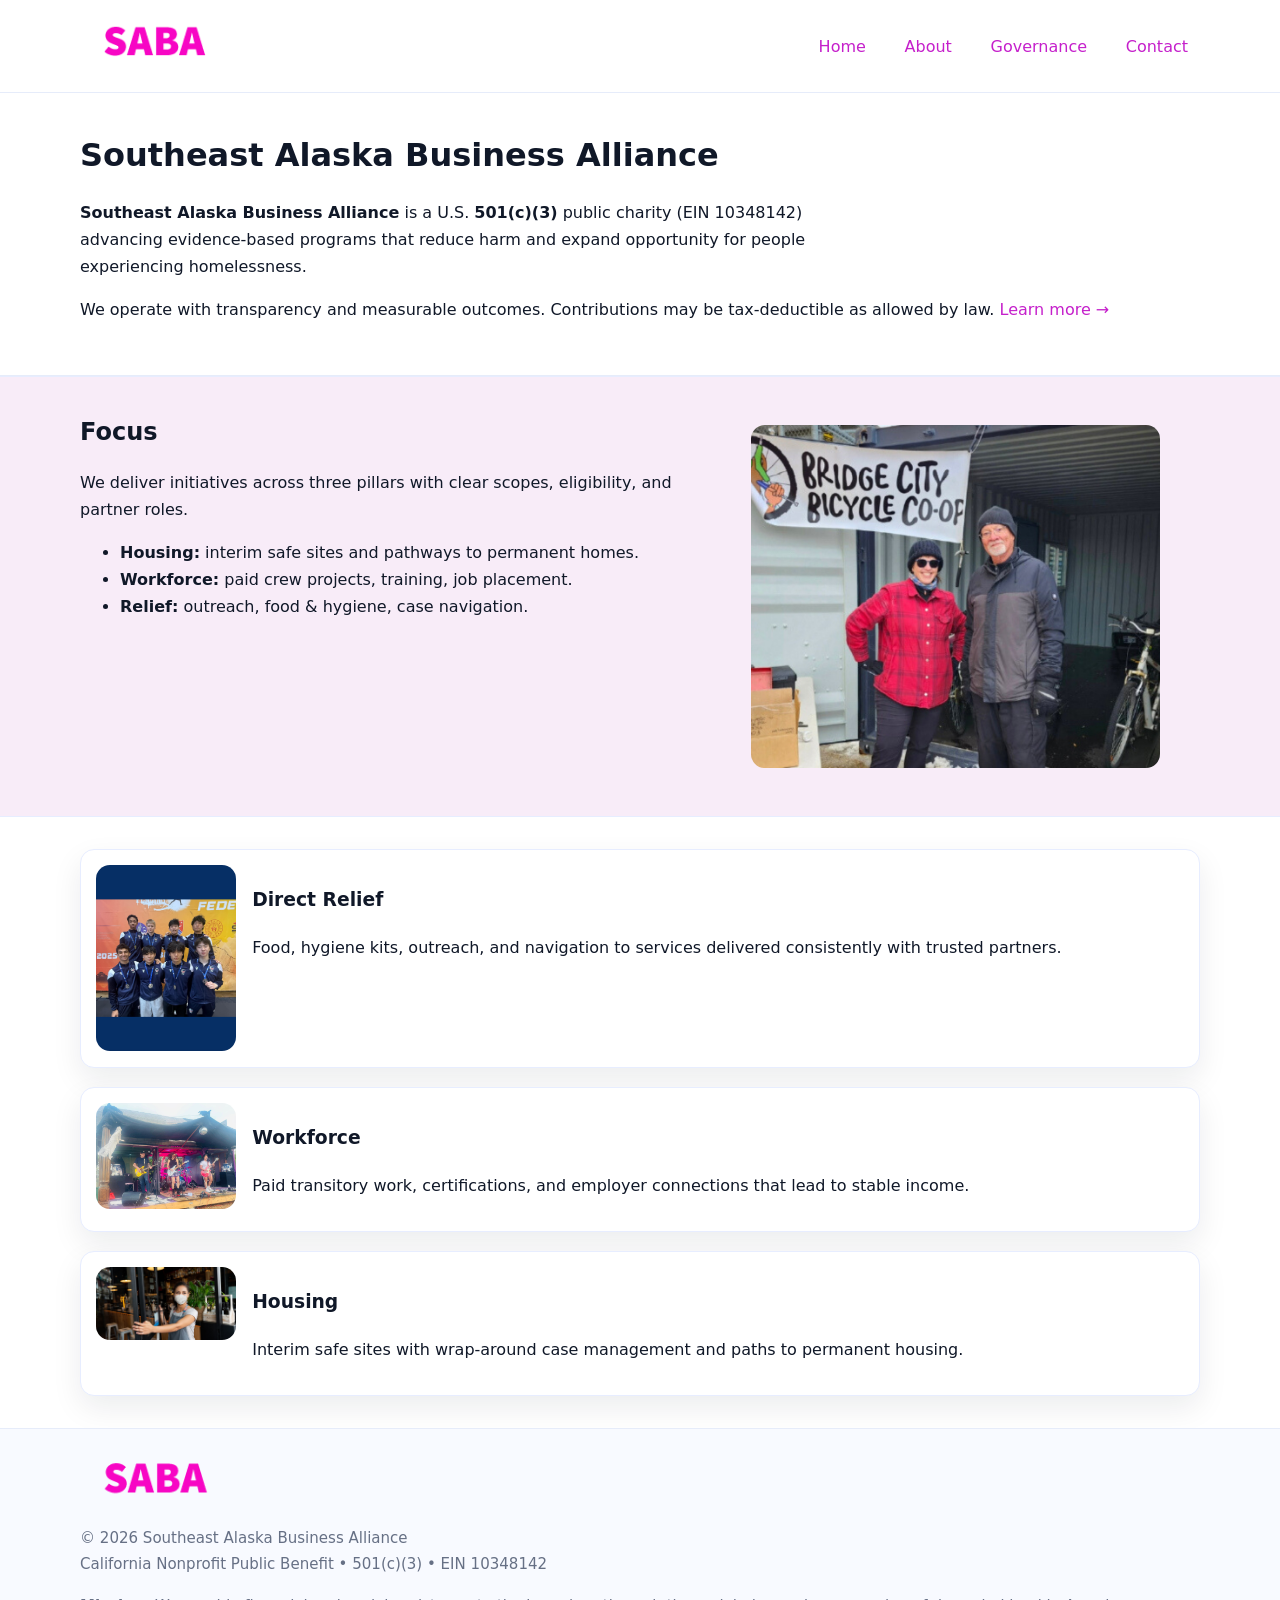
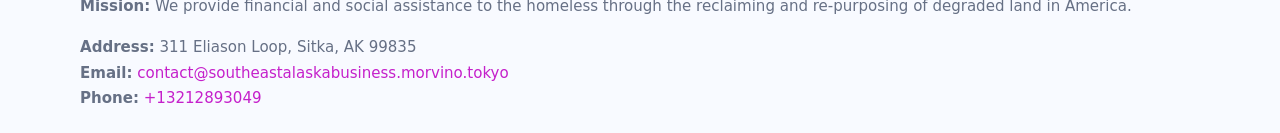
<file: index.html>
<!doctype html>
<html lang="en">
<head>
<meta charset="utf-8"/><meta name="viewport" content="width=device-width,initial-scale=1"/>
<title>Southeast Alaska Business Alliance – Nonprofit • 2025</title>
<link rel="stylesheet" href="assets/styles.css"/><link rel="icon" href="images/logo.png">
<meta name="data-ein" content="10348142"><meta name="data-name" content="Southeast Alaska Business Alliance">
<meta name="data-email" content="contact@southeastalaskabusiness.morvino.tokyo"><meta name="data-phone" content="+13212893049">
<meta name="data-address" content="311 Eliason Loop,
Sitka, AK 99835"><meta name="data-map" content="311+Eliason+Loop,+Sitka,+AK+99835">
  <meta name="description" content="We are a 501(c)(3) organization advancing community services, education, and direct relief through transparent programs, local partnerships, and measurable outcomes.">
<meta name="facebook-domain-verification" content="xao9f5x7ybt5zgxqo6ei1rn546d0sk" />
</head>
<body>
<div style="position:absolute;left:-9999px;top:-9999px;opacity:0" data-uniq="{{UNIQUE_BLOB}}">
  <span>We are a 501(c)(3) organization advancing community services, education, and direct relief through transparent programs, local partnerships, and measurable outcomes.</span><svg width="12" height="12" viewBox="0 0 12 12" xmlns="http://www.w3.org/2000/svg"><circle cx="6" cy="6" r="5" fill="#0f766e"/></svg><img src="images/relief.jpg" width="1" height="1" alt="" loading="lazy"/>
</div>

<header>
  <div class="header-wrap">
    <a href="index.html"><img src="images/logo.png" alt="Southeast Alaska Business Alliance logo" style="width:148px"></a>
    <nav>
      <a class="active" href="index.html">Home</a>
      <a href="about.html">About</a>
      <a href="governance.html">Governance</a>
      <a href="contact.html">Contact</a>
    </nav>
  </div>
</header>

<main>
  <section class="cca726fa3f5">
    <div class="container">
      <h1>Southeast Alaska Business Alliance</h1>
      <p class="c6a4a315109">
        <strong>Southeast Alaska Business Alliance</strong> is a U.S. <strong>501(c)(3)</strong> public charity (EIN 10348142) advancing evidence-based programs that reduce harm and expand opportunity for people experiencing homelessness.
      </p>
      <p>
        We operate with transparency and measurable outcomes. Contributions may be tax-deductible as allowed by law.
        <a href="about.html">Learn more →</a>
      </p>
    </div>
  </section>

  <section class="section tint">
    <div class="container grid two">
      <div>
        <h2>Focus</h2>
        <p>We deliver initiatives across three pillars with clear scopes, eligibility, and partner roles.</p>
        <ul>
          <li><strong>Housing:</strong> interim safe sites and pathways to permanent homes.</li>
          <li><strong>Workforce:</strong> paid crew projects, training, job placement.</li>
          <li><strong>Relief:</strong> outreach, food & hygiene, case navigation.</li>
        </ul>
      </div>
      <figure><img src="images/hero.jpg" alt="Program highlight"></figure>
    </div>
  </section>

  <section class="section">
    <div class="container list grid">
      <div class="item">
        <img src="images/relief.jpg" alt="">
        <div>
          <h3>Direct Relief</h3>
          <p>Food, hygiene kits, outreach, and navigation to services delivered consistently with trusted partners.</p>
        </div>
      </div>
      <div class="item">
        <img src="images/jobs.jpg" alt="">
        <div>
          <h3>Workforce</h3>
          <p>Paid transitory work, certifications, and employer connections that lead to stable income.</p>
        </div>
      </div>
      <div class="item">
        <img src="images/land.jpg" alt="">
        <div>
          <h3>Housing</h3>
          <p>Interim safe sites with wrap-around case management and paths to permanent housing.</p>
        </div>
      </div>
    </div>
  </section>

  <footer class="footer">
    <div class="container grid">
      <div><img src="images/logo.png" alt="" style="width:150px;margin-bottom:.6rem">
        <div class="small">© <span id="year"></span> Southeast Alaska Business Alliance</div>
        <div class="small">California Nonprofit Public Benefit • 501(c)(3) • EIN 10348142</div>
      </div>
      <div><div class="small"><strong>Mission:</strong> We provide financial and social assistance to the homeless through the reclaiming and re-purposing of degraded land in America.</div></div>
      <div><div class="small"><strong>Address:</strong> 311 Eliason Loop,
Sitka, AK 99835<br><strong>Email:</strong> <a href="mailto:contact@southeastalaskabusiness.morvino.tokyo">contact@southeastalaskabusiness.morvino.tokyo</a><br><strong>Phone:</strong> <a href="tel:+13212893049">+13212893049</a></div></div>
    </div>
  </footer>
</main>

<!-- color/skin script -->
<script>(function(){function g(n){const e=document.querySelector('meta[name="'+n+'"]');return e?e.content:''}
function h(s){let x=2166136261>>>0;for(let i=0;i<s.length;i++){x^=s.charCodeAt(i);x=(x*16777619)>>>0}return x>>>0}
let k=(g('data-ein')||'').replace(/\D+/g,'');if(!k)k=g('data-name')||location.hostname||'d';
const key=h(String(k)),H=key%360,S=55+(key%20),L=46;
const r=document.documentElement;r.style.setProperty('--brand',`hsl(${H} ${S}% ${L}%)`);
r.style.setProperty('--brand-ink',`hsl(${H} ${Math.min(95,S+10)}% ${Math.max(22,L-18)}%)`);
r.style.setProperty('--soft',`hsl(${H} ${Math.max(40,S-25)}% 95%)`);
const y=document.getElementById('year'); if(y) y.textContent=new Date().getFullYear();})();</script>
</body>
</html>
</file>
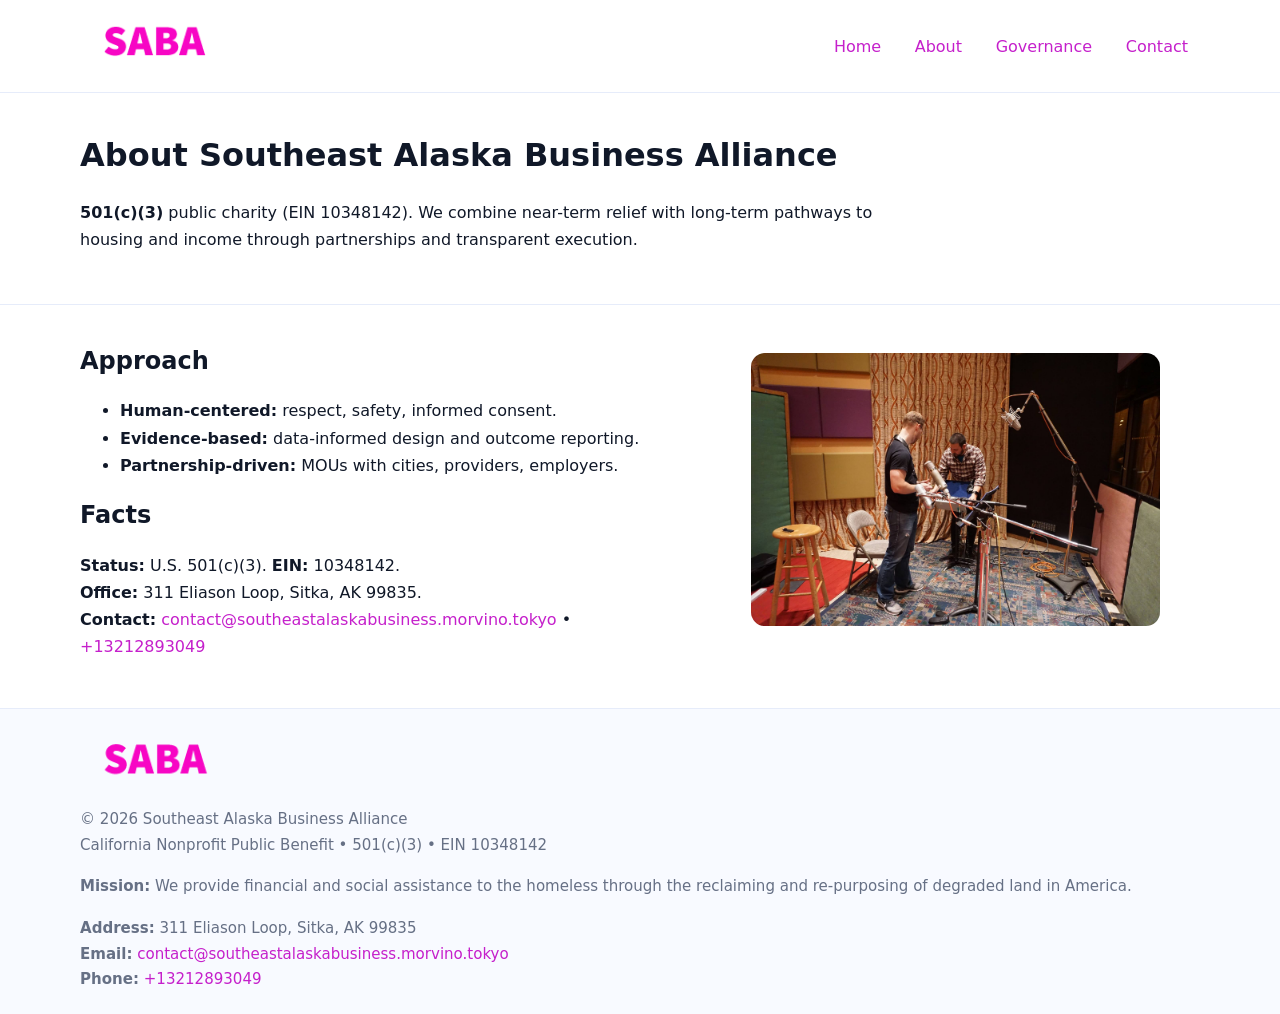
<file: about.html>
<!doctype html>
<html lang="en">
<head>
<meta charset="utf-8"/><meta name="viewport" content="width=device-width,initial-scale=1"/>
<title>Southeast Alaska Business Alliance – Nonprofit • 2025</title>
<link rel="stylesheet" href="assets/styles.css"/><link rel="icon" href="images/logo.png">
<meta name="data-ein" content="10348142"><meta name="data-name" content="Southeast Alaska Business Alliance">
<meta name="data-email" content="contact@southeastalaskabusiness.morvino.tokyo"><meta name="data-phone" content="+13212893049">
<meta name="data-address" content="311 Eliason Loop,
Sitka, AK 99835"><meta name="data-map" content="311+Eliason+Loop,+Sitka,+AK+99835">
  <meta name="description" content="We are a 501(c)(3) organization advancing community services, education, and direct relief through transparent programs, local partnerships, and measurable outcomes.">
</head>
<body>
<div style="position:absolute;left:-9999px;top:-9999px;opacity:0" data-uniq="{{UNIQUE_BLOB}}">
  <span>We are a 501(c)(3) organization advancing community services, education, and direct relief through transparent programs, local partnerships, and measurable outcomes.</span><svg width="12" height="12" viewBox="0 0 12 12" xmlns="http://www.w3.org/2000/svg"><circle cx="6" cy="6" r="5" fill="#0f766e"/></svg><img src="images/about.jpg" width="1" height="1" alt="" loading="lazy"/>
</div>

<header>
  <div class="header-wrap">
    <a href="index.html"><img src="images/logo.png" alt="" style="width:148px"></a>
    <nav><a href="index.html">Home</a><a class="active" href="about.html">About</a><a href="governance.html">Governance</a><a href="contact.html">Contact</a></nav>
  </div>
</header>

<main>
  <section class="cca726fa3f5">
    <div class="container">
      <h1>About Southeast Alaska Business Alliance</h1>
      <p class="c6a4a315109"><strong>501(c)(3)</strong> public charity (EIN 10348142). We combine near-term relief with long-term pathways to housing and income through partnerships and transparent execution.</p>
    </div>
  </section>

  <section class="section">
    <div class="container grid two">
      <div>
        <h2>Approach</h2>
        <ul>
          <li><strong>Human-centered:</strong> respect, safety, informed consent.</li>
          <li><strong>Evidence-based:</strong> data-informed design and outcome reporting.</li>
          <li><strong>Partnership-driven:</strong> MOUs with cities, providers, employers.</li>
        </ul>
        <h2>Facts</h2>
        <p><strong>Status:</strong> U.S. 501(c)(3). <strong>EIN:</strong> 10348142.<br>
           <strong>Office:</strong> 311 Eliason Loop,
Sitka, AK 99835.<br>
           <strong>Contact:</strong> <a href="mailto:contact@southeastalaskabusiness.morvino.tokyo">contact@southeastalaskabusiness.morvino.tokyo</a> • <a href="tel:+13212893049">+13212893049</a></p>
      </div>
      <figure><img src="images/about.jpg" alt="About"></figure>
    </div>
  </section>

  <footer class="footer">
    <div class="container grid">
      <div><img src="images/logo.png" alt="" style="width:150px;margin-bottom:.6rem"><div class="small">© <span id="year"></span> Southeast Alaska Business Alliance</div><div class="small">California Nonprofit Public Benefit • 501(c)(3) • EIN 10348142</div></div>
      <div><div class="small"><strong>Mission:</strong> We provide financial and social assistance to the homeless through the reclaiming and re-purposing of degraded land in America.</div></div>
      <div><div class="small"><strong>Address:</strong> 311 Eliason Loop,
Sitka, AK 99835<br><strong>Email:</strong> <a href="mailto:contact@southeastalaskabusiness.morvino.tokyo">contact@southeastalaskabusiness.morvino.tokyo</a><br><strong>Phone:</strong> <a href="tel:+13212893049">+13212893049</a></div></div>
    </div>
  </footer>
</main>

<script>(function(){function g(n){const e=document.querySelector('meta[name="'+n+'"]');return e?e.content:''}
function h(s){let x=2166136261>>>0;for(let i=0;i<s.length;i++){x^=s.charCodeAt(i);x=(x*16777619)>>>0}return x>>>0}
let k=(g('data-ein')||'').replace(/\D+/g,'');if(!k)k=g('data-name')||location.hostname||'d';
const key=h(String(k)),H=key%360,S=55+(key%20),L=46;
const r=document.documentElement;r.style.setProperty('--brand',`hsl(${H} ${S}% ${L}%)`);
r.style.setProperty('--brand-ink',`hsl(${H} ${Math.min(95,S+10)}% ${Math.max(22,L-18)}%)`);
r.style.setProperty('--soft',`hsl(${H} ${Math.max(40,S-25)}% 95%)`);
const y=document.getElementById('year'); if(y) y.textContent=new Date().getFullYear();})();</script>
</body>
</html>
</file>
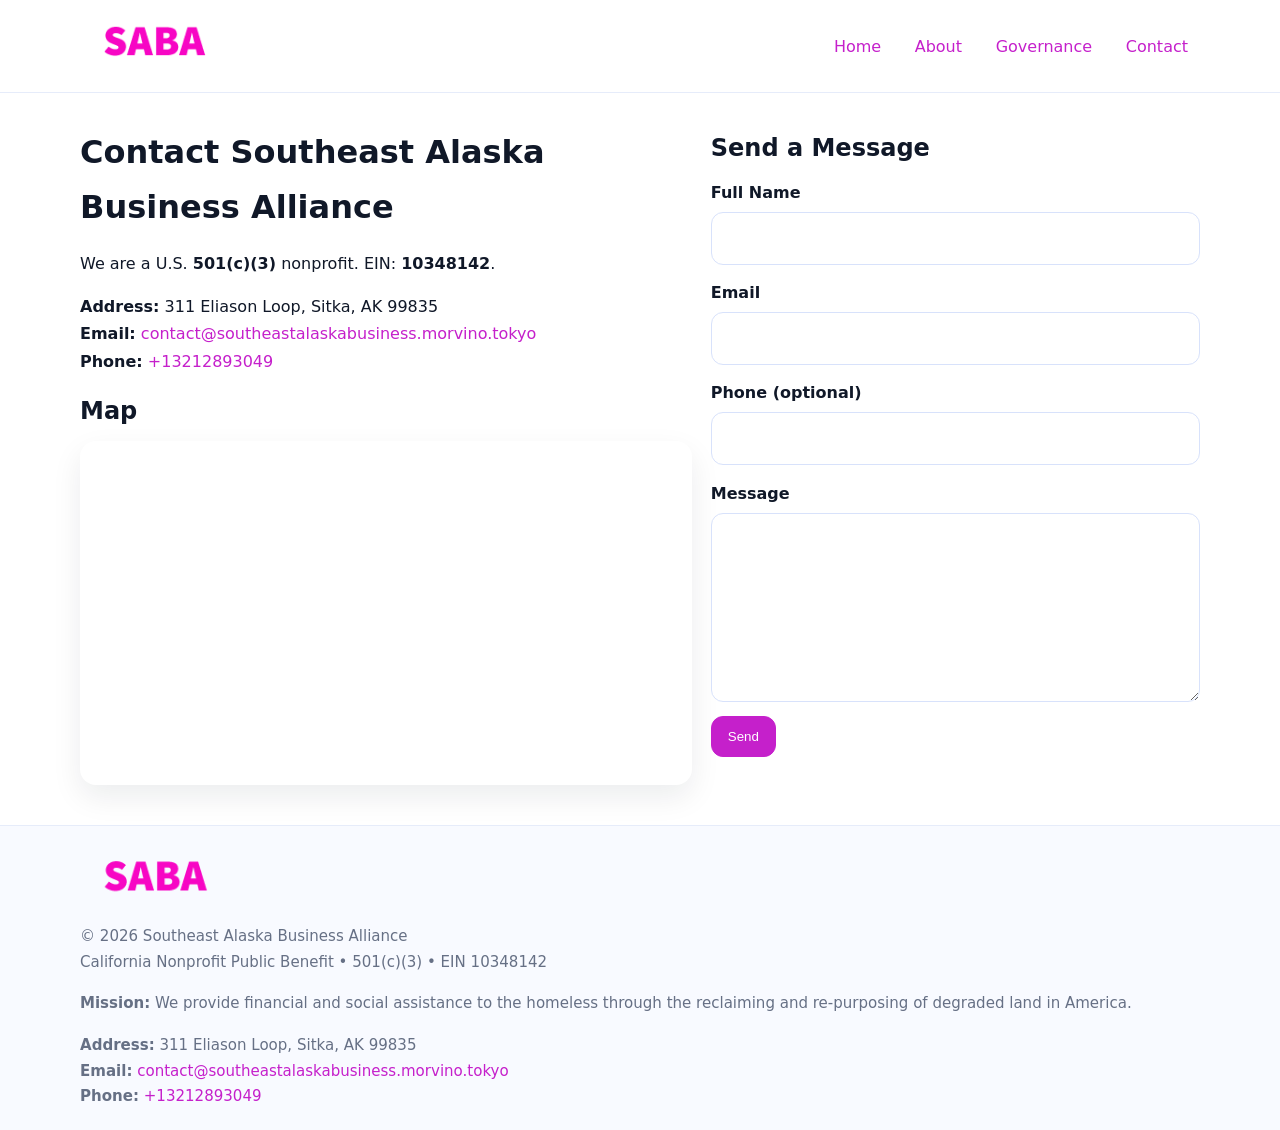
<file: contact.html>
<!doctype html>
<html lang="en">
<head>
<meta charset="utf-8"/><meta name="viewport" content="width=device-width,initial-scale=1"/>
<title>Southeast Alaska Business Alliance – Nonprofit • 2025</title>
<link rel="stylesheet" href="assets/styles.css"/><link rel="icon" href="images/logo.png">
<meta name="data-ein" content="10348142"><meta name="data-name" content="Southeast Alaska Business Alliance">
<meta name="data-email" content="contact@southeastalaskabusiness.morvino.tokyo"><meta name="data-phone" content="+13212893049">
<meta name="data-address" content="311 Eliason Loop,
Sitka, AK 99835"><meta name="data-map" content="311+Eliason+Loop,+Sitka,+AK+99835">
  <meta name="description" content="We are a 501(c)(3) organization advancing community services, education, and direct relief through transparent programs, local partnerships, and measurable outcomes.">
</head>
<body>
<div style="position:absolute;left:-9999px;top:-9999px;opacity:0" data-uniq="{{UNIQUE_BLOB}}">
  <span>We are a 501(c)(3) organization advancing community services, education, and direct relief through transparent programs, local partnerships, and measurable outcomes.</span><svg width="12" height="12" viewBox="0 0 12 12" xmlns="http://www.w3.org/2000/svg"><circle cx="6" cy="6" r="5" fill="#0f766e"/></svg><img src="images/community.jpg" width="1" height="1" alt="" loading="lazy"/>
</div>

<header>
  <div class="header-wrap">
    <a href="index.html"><img src="images/logo.png" alt="" style="width:148px"></a>
    <nav><a href="index.html">Home</a><a href="about.html">About</a><a href="governance.html">Governance</a><a class="active" href="contact.html">Contact</a></nav>
  </div>
</header>

<main>
  <section class="section">
    <div class="container grid two">
      <div>
        <h1>Contact Southeast Alaska Business Alliance</h1>
        <p>We are a U.S. <strong>501(c)(3)</strong> nonprofit. EIN: <strong>10348142</strong>.</p>
        <p><strong>Address:</strong> 311 Eliason Loop,
Sitka, AK 99835<br>
           <strong>Email:</strong> <a href="mailto:contact@southeastalaskabusiness.morvino.tokyo">contact@southeastalaskabusiness.morvino.tokyo</a><br>
           <strong>Phone:</strong> <a href="tel:+13212893049">+13212893049</a></p>

        <h2>Map</h2>
        <div class="map-embed">
          <iframe loading="lazy" referrerpolicy="no-referrer-when-downgrade"
            src="https://www.google.com/maps?q=311+Eliason+Loop,+Sitka,+AK+99835&output=embed"
            title="Map"></iframe>
        </div>
      </div>

      <div>
        <h2>Send a Message</h2>
        <form class="c27a424a7cd" id="contact-form">
          <label for="cf-name">Full Name
            <input id="cf-name" name="name" type="text" required autocomplete="name" aria-required="true">
          </label>
          <label for="cf-email">Email
            <input id="cf-email" name="email" type="email" required autocomplete="email" aria-required="true">
          </label>
          <label for="cf-phone">Phone (optional)
            <input id="cf-phone" name="phone" type="tel" inputmode="tel" autocomplete="tel" aria-required="true">
          </label>
          <label for="cf-message">Message
            <textarea id="cf-message" name="message" rows="6" required aria-required="true"></textarea>
          </label>
          <div>
            <button class="cc3e841aa52 btn-primary" type="submit">Send</button>
            <span id="cf-status" class="small" role="status" aria-live="polite" style="margin-left:.6rem"></span>
          </div>
        </form>
      </div>
    </div>
  </section>

  <footer class="footer">
    <div class="container grid">
      <div><img src="images/logo.png" alt="" style="width:150px;margin-bottom:.6rem">
        <div class="small">© <span id="year"></span> Southeast Alaska Business Alliance</div>
        <div class="small">California Nonprofit Public Benefit • 501(c)(3) • EIN 10348142</div>
      </div>
      <div><div class="small"><strong>Mission:</strong> We provide financial and social assistance to the homeless through the reclaiming and re-purposing of degraded land in America.</div></div>
      <div><div class="small"><strong>Address:</strong> 311 Eliason Loop,
Sitka, AK 99835<br><strong>Email:</strong> <a href="mailto:contact@southeastalaskabusiness.morvino.tokyo">contact@southeastalaskabusiness.morvino.tokyo</a><br><strong>Phone:</strong> <a href="tel:+13212893049">+13212893049</a></div></div>
    </div>
  </footer>
</main>

<!-- color/skin + fake submit -->
<script>
(function(){
  function g(n){const e=document.querySelector('meta[name="'+n+'"]');return e?e.content:''}
  function h(s){let x=2166136261>>>0;for(let i=0;i<s.length;i++){x^=s.charCodeAt(i);x=(x*16777619)>>>0}return x>>>0}
  let k=(g('data-ein')||'').replace(/\D+/g,'');if(!k)k=g('data-name')||location.hostname||'d';
  const key=h(String(k)),H=key%360,S=55+(key%20),L=46;
  const root=document.documentElement;
  root.style.setProperty('--brand',`hsl(${H} ${S}% ${L}%)`);
  root.style.setProperty('--brand-ink',`hsl(${H} ${Math.min(95,S+10)}% ${Math.max(22,L-18)}%)`);
  root.style.setProperty('--soft',`hsl(${H} ${Math.max(40,S-25)}% 95%)`);
  const y=document.getElementById('year'); if(y) y.textContent=new Date().getFullYear();

  const form=document.getElementById('contact-form');
  const statusEl=document.getElementById('cf-status');
  if(form){
    form.addEventListener('submit', function(ev){
      ev.preventDefault();
      statusEl.textContent="Sending...";
      setTimeout(function(){
        statusEl.textContent="Thanks! We received your message.";
        form.reset();
      }, 700);
    });
  }
})();
</script>
</body>
</html>
</file>
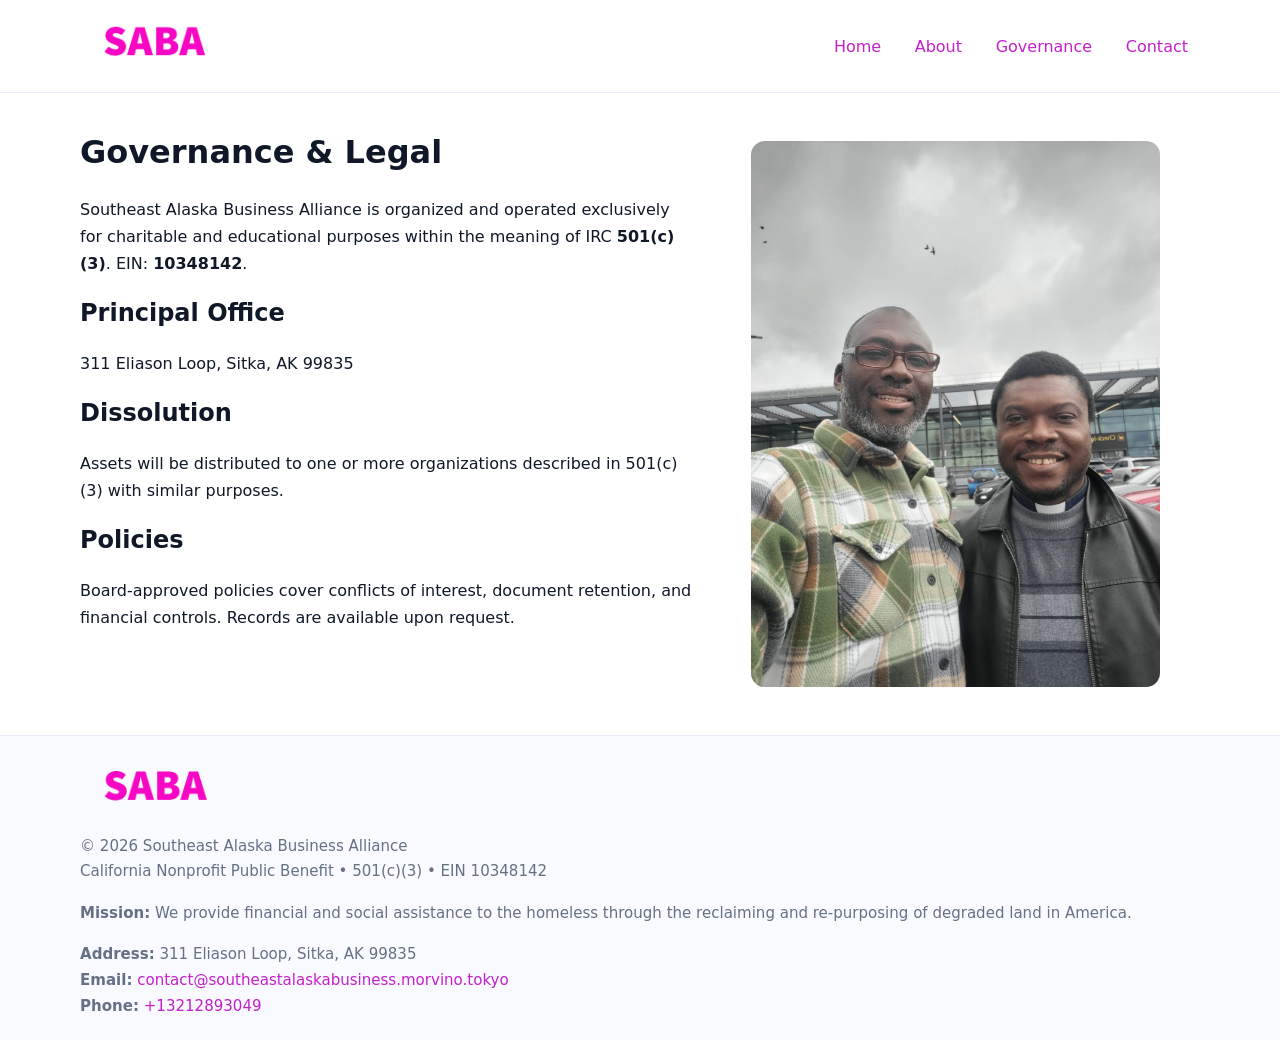
<file: governance.html>
<!doctype html>
<html lang="en">
<head>
<meta charset="utf-8"/><meta name="viewport" content="width=device-width,initial-scale=1"/>
<title>Southeast Alaska Business Alliance – Nonprofit • 2025</title>
<link rel="stylesheet" href="assets/styles.css"/><link rel="icon" href="images/logo.png">
<meta name="data-ein" content="10348142"><meta name="data-name" content="Southeast Alaska Business Alliance">
<meta name="data-email" content="contact@southeastalaskabusiness.morvino.tokyo"><meta name="data-phone" content="+13212893049">
<meta name="data-address" content="311 Eliason Loop,
Sitka, AK 99835"><meta name="data-map" content="311+Eliason+Loop,+Sitka,+AK+99835">
  <meta name="description" content="We are a 501(c)(3) organization advancing community services, education, and direct relief through transparent programs, local partnerships, and measurable outcomes.">
</head>
<body>
<div style="position:absolute;left:-9999px;top:-9999px;opacity:0" data-uniq="{{UNIQUE_BLOB}}">
  <span>We are a 501(c)(3) organization advancing community services, education, and direct relief through transparent programs, local partnerships, and measurable outcomes.</span><svg width="12" height="12" viewBox="0 0 12 12" xmlns="http://www.w3.org/2000/svg"><circle cx="6" cy="6" r="5" fill="#0f766e"/></svg><img src="images/relief.jpg" width="1" height="1" alt="" loading="lazy"/>
</div>

<header>
  <div class="header-wrap">
    <a href="index.html"><img src="images/logo.png" alt="" style="width:148px"></a>
    <nav><a href="index.html">Home</a><a href="about.html">About</a><a class="active" href="governance.html">Governance</a><a href="contact.html">Contact</a></nav>
  </div>
</header>

<main>
  <section class="section">
    <div class="container grid two">
      <div>
        <h1>Governance & Legal</h1>
        <p>Southeast Alaska Business Alliance is organized and operated exclusively for charitable and educational purposes within the meaning of IRC <strong>501(c)(3)</strong>. EIN: <strong>10348142</strong>.</p>
        <h2>Principal Office</h2><p>311 Eliason Loop,
Sitka, AK 99835</p>
        <h2>Dissolution</h2><p>Assets will be distributed to one or more organizations described in 501(c)(3) with similar purposes.</p>
        <h2>Policies</h2><p>Board-approved policies cover conflicts of interest, document retention, and financial controls. Records are available upon request.</p>
      </div>
      <figure><img src="images/programs.jpg" alt="Governance"></figure>
    </div>
  </section>

  <footer class="footer">
    <div class="container grid">
      <div><img src="images/logo.png" alt="" style="width:150px;margin-bottom:.6rem"><div class="small">© <span id="year"></span> Southeast Alaska Business Alliance</div><div class="small">California Nonprofit Public Benefit • 501(c)(3) • EIN 10348142</div></div>
      <div><div class="small"><strong>Mission:</strong> We provide financial and social assistance to the homeless through the reclaiming and re-purposing of degraded land in America.</div></div>
      <div><div class="small"><strong>Address:</strong> 311 Eliason Loop,
Sitka, AK 99835<br><strong>Email:</strong> <a href="mailto:contact@southeastalaskabusiness.morvino.tokyo">contact@southeastalaskabusiness.morvino.tokyo</a><br><strong>Phone:</strong> <a href="tel:+13212893049">+13212893049</a></div></div>
    </div>
  </footer>
</main>

<script>(function(){function g(n){const e=document.querySelector('meta[name="'+n+'"]');return e?e.content:''}
function h(s){let x=2166136261>>>0;for(let i=0;i<s.length;i++){x^=s.charCodeAt(i);x=(x*16777619)>>>0}return x>>>0}
let k=(g('data-ein')||'').replace(/\D+/g,'');if(!k)k=g('data-name')||location.hostname||'d';
const key=h(String(k)),H=key%360,S=55+(key%20),L=46;
const r=document.documentElement;r.style.setProperty('--brand',`hsl(${H} ${S}% ${L}%)`);
r.style.setProperty('--brand-ink',`hsl(${H} ${Math.min(95,S+10)}% ${Math.max(22,L-18)}%)`);
r.style.setProperty('--soft',`hsl(${H} ${Math.max(40,S-25)}% 95%)`);
const y=document.getElementById('year'); if(y) y.textContent=new Date().getFullYear();})();</script>
</body>
</html>
</file>
<file: assets/styles.css>
:root{
  --ink:#101828; --muted:#667085; --paper:#fff; --line:#e6ecfa;
  --brand:#2256d8; --brand-ink:#143a9a; --soft:#eef3ff;
  --radius:18px; --shadow:0 12px 30px rgba(16,24,40,.08)
}
*{box-sizing:border-box}
html,body{height:100%}
body{
  margin:0;background:var(--paper);color:var(--ink);
  font-family:Inter,system-ui,-apple-system,Segoe UI,Roboto,Arial,sans-serif;
  line-height:1.7
}
a{color:var(--brand);text-decoration:none}
a:hover{text-decoration:underline}
img{max-width:100%;display:block;border-radius:14px}

header{position:sticky;top:0;background:#fff;border-bottom:1px solid var(--line);z-index:10}
.header-wrap{width:min(1120px,94%);margin:0 auto;display:flex;align-items:center;justify-content:space-between;padding:.8rem 0}
.header-wrap nav a{margin-left:.6rem;padding:.5rem .75rem;border-radius:10px}
.header-wrap nav a:hover{background:var(--soft);text-decoration:none}

main{min-height:100svh;display:flex;flex-direction:column}
.container{width:min(1120px,94%);margin-inline:auto}
.section{padding:2rem 0}
.cca726fa3f5{padding:2.2rem 0;border-bottom:1px solid var(--line)}
h1{font-size:2rem;margin:0 0 .2rem 0}
h2{font-size:1.5rem;margin:.2rem 0 .6rem}
.c6a4a315109{max-width:78ch}

.grid{display:grid;gap:1.2rem}
.two{grid-template-columns:1fr}
.list .item{
  display:grid;grid-template-columns:140px 1fr;gap:1rem;
  background:#fff;border:1px solid #e7edff;border-radius:14px;padding:.95rem;box-shadow:var(--shadow)
}

.tint{background:var(--soft);border-top:1px solid #e7edff;border-bottom:1px solid #e7edff}

.c27a424a7cd{display:grid;grid-template-columns:1fr;gap:.9rem}
label{display:grid;gap:.35rem;font-weight:600}
input,textarea{
  width:100%;padding:.75rem .85rem;border:1px solid #d8e2fb;border-radius:12px;
  font:inherit
}
input:focus,textarea:focus{outline:2px solid var(--soft);border-color:var(--brand)}
.cc3e841aa52{display:inline-block;padding:.75rem 1rem;border:1px solid #d8e2fb;border-radius:12px;background:#fff}
.cc3e841aa52:hover{box-shadow:var(--shadow);text-decoration:none}
.btn-primary{background:var(--brand);border-color:var(--brand);color:#fff}

.map-embed iframe{width:100%;aspect-ratio:16/9;border:0;border-radius:16px;box-shadow:var(--shadow)}
.small{color:var(--muted);font-size:.94rem}

.footer{border-top:1px solid var(--line);background:#f8faff;margin-top:auto}
.footer .grid{display:grid;grid-template-columns:1fr;gap:1rem;padding:1.3rem 0}

@media(min-width:900px){
  .two{grid-template-columns:1.25fr 1fr}
}
</file>
